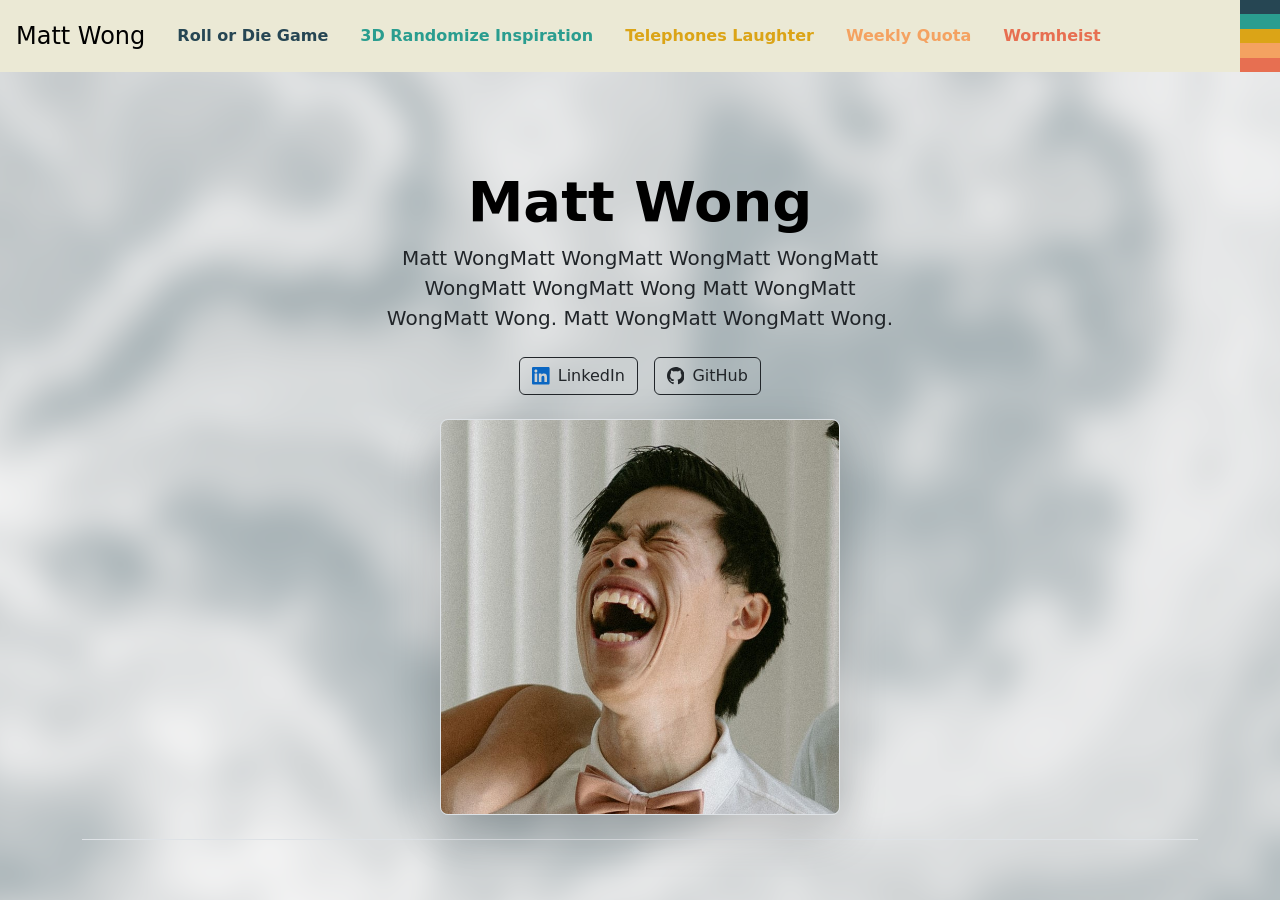
<file: index.html>
<!DOCTYPE html>
<html lang="en">
<head>
  <meta charset="UTF-8">
  <meta name="viewport" content="width=device-width, initial-scale=1.0">
  <title>My Starter Page</title>
  <!-- Link to your CSS (optional) -->
  <link rel="stylesheet" href="styles.css">
  <script src="
  https://cdn.jsdelivr.net/npm/bootstrap@5.3.3/dist/js/bootstrap.min.js
  "></script>
  <link href="
  https://cdn.jsdelivr.net/npm/bootstrap@5.3.3/dist/css/bootstrap.min.css
  " rel="stylesheet">  
  <!-- Favicon (optional) -->
  <link rel="icon" type="image/png" href="favicon.png">
</head>
<body class="page-home">
  <div class="home-bg" aria-hidden="true">
    <div class="home-bg__media"></div>
  </div>

  <div class="container page-home__content">
    <header class="site-header d-flex flex-wrap align-items-center justify-content-between mb-4 px-0">
      <a class="d-flex align-items-center link-body-emphasis text-decoration-none ps-3 py-3">
        <span class="fs-4">Matt Wong</span>
      </a>
    
      <ul class="nav nav-pills mx-3 py-3">
        <li class="nav-item"><a href="roll-or-die-game.html" class="nav-link">Roll or Die Game</a></li>
        <li class="nav-item"><a href="generative-art-prompt.html" class="nav-link">3D Randomize Inspiration</a></li>
        <li class="nav-item"><a href="telephones-laughter.html" class="nav-link">Telephones Laughter</a></li>
        <li class="nav-item"><a href="weekly-quota.html" class="nav-link">Weekly Quota</a></li>
        <li class="nav-item"><a href="wormheist.html" class="nav-link">Wormheist</a></li>
      </ul>
    
      <!-- Horizontal Rows Container Flush Right -->
      <div class="nav-bars ms-auto align-self-stretch" aria-hidden="true">
        <div class="nav-bars__track">
          <div class="nav-bars__bar" style="background-color: var(--nav-tab-color-1);"></div>
          <div class="nav-bars__bar" style="background-color: var(--nav-tab-color-2);"></div>
          <div class="nav-bars__bar" style="background-color: var(--nav-tab-color-3);"></div>
          <div class="nav-bars__bar" style="background-color: var(--nav-tab-color-4);"></div>
          <div class="nav-bars__bar" style="background-color: var(--nav-tab-color-5);"></div>
        </div>
      </div>
    </header>

    <div class="px-4 pt-5 my-5 text-center border-bottom">
      <h1 class="display-4 fw-bold text-body-emphasis">Matt Wong</h1>
      <div class="col-lg-6 mx-auto">
        <p class="lead mb-4">Matt WongMatt WongMatt WongMatt WongMatt WongMatt WongMatt Wong Matt WongMatt WongMatt Wong. Matt WongMatt WongMatt Wong.</p>
        <div class="d-flex justify-content-center gap-3 mb-4">
          <a href="https://www.linkedin.com/in/matt-wong/" class="btn btn-outline-dark d-inline-flex align-items-center gap-2" target="_blank" rel="noopener noreferrer"><svg class="brand-icon" viewBox="0 0 24 24" aria-hidden="true"><path fill="#0A66C2" d="M20.447 20.452h-3.554v-5.569c0-1.328-.027-3.037-1.852-3.037-1.853 0-2.136 1.445-2.136 2.939v5.667H9.351V9h3.414v1.561h.046c.477-.73 1.637-1.601 3.37-1.601 3.601 0 4.267 2.37 4.267 4.892v6.29zM5.337 7.433c-1.144 0-2.063-.926-2.063-2.065 0-1.138.92-2.063 2.063-2.063 1.14 0 2.064.925 2.064 2.063 0 1.139-.925 2.065-2.064 2.065zm1.782 13.019H3.555V9h3.564v11.452zM22.225 0H1.771C.792 0 0 .774 0 1.729v20.542C0 23.227.792 24 1.771 24h20.451C23.2 24 24 23.227 24 22.271V1.729C24 .774 23.2 0 22.222 0h.003z"/></svg>LinkedIn</a>
          <a href="https://github.com/matt-wong" class="btn btn-outline-dark d-inline-flex align-items-center gap-2" target="_blank" rel="noopener noreferrer"><svg class="brand-icon" viewBox="0 0 16 16" aria-hidden="true"><path fill="currentColor" d="M8 0C3.58 0 0 3.58 0 8c0 3.54 2.29 6.53 5.47 7.59.4.07.55-.17.55-.38 0-.19-.01-.82-.01-1.49-2.01.37-2.53-.49-2.69-.94-.09-.23-.48-.94-.82-1.13-.28-.15-.68-.52-.01-.53.63-.01 1.08.58 1.23.82.72 1.21 1.87.87 2.33.66.07-.52.28-.87.51-1.07-1.78-.2-3.64-.89-3.64-3.95 0-.87.31-1.59.82-2.15-.08-.2-.36-1.02.08-2.12 0 0 .67-.21 2.2.82.64-.18 1.32-.27 2-.27.68 0 1.36.09 2 .27 1.53-1.04 2.2-.82 2.2-.82.44 1.1.16 1.92.08 2.12.51.56.82 1.27.82 2.15 0 3.07-1.87 3.75-3.65 3.95.29.25.54.73.54 1.48 0 1.07-.01 1.93-.01 2.2 0 .21.15.46.55.38A8.013 8.013 0 0016 8c0-4.42-3.58-8-8-8z"/></svg>GitHub</a>
        </div>
      </div>
      <div class="container px-5">
        <img src="assets/MattLaughing.jpg" class="img-fluid border rounded-3 shadow-lg mb-4" alt="Example image" width="400" height="400" loading="lazy">
      </div>
    </div>
  </div>

  <script src="nav-bars.js"></script>
</body>
</html>
</file>
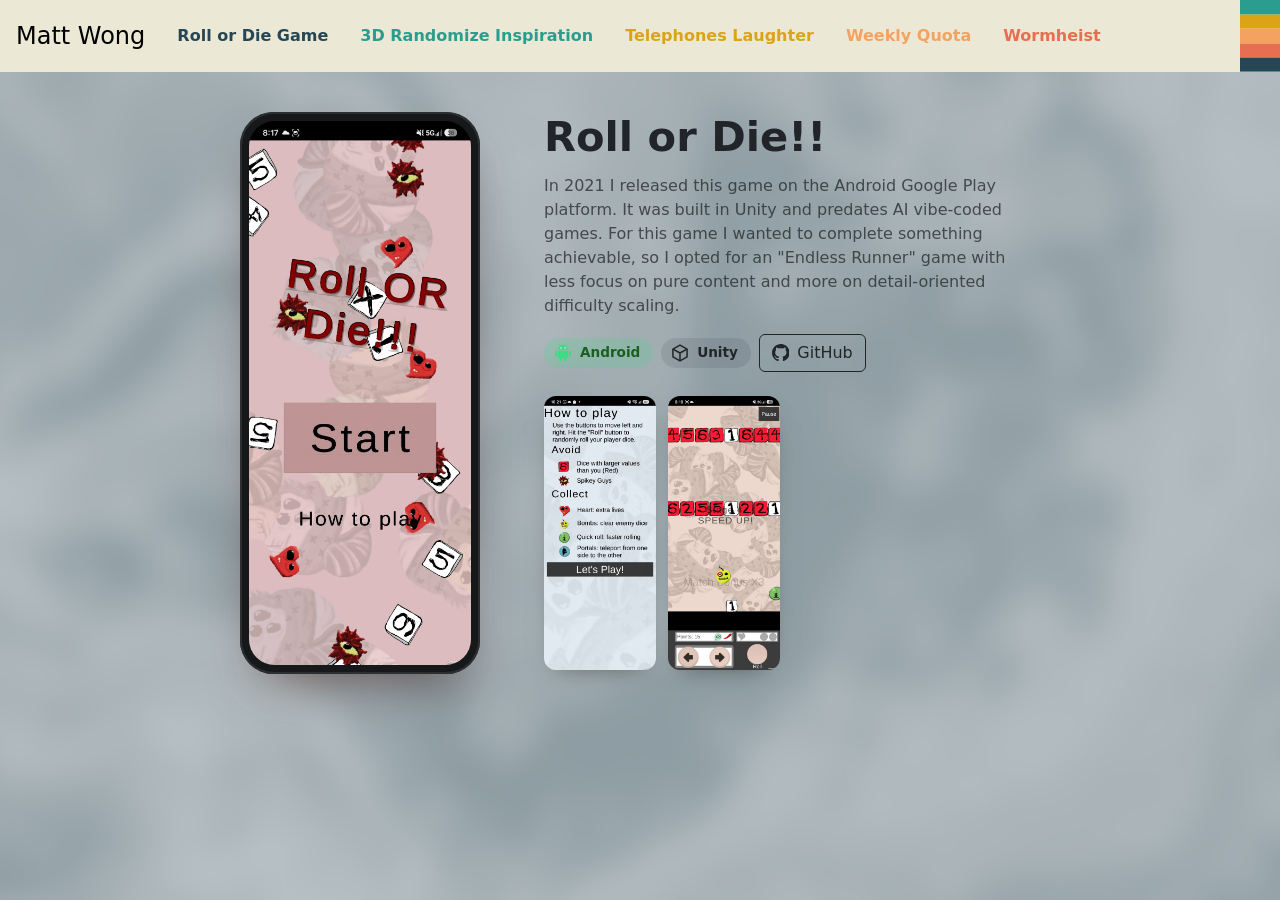
<file: roll-or-die-game.html>
<!DOCTYPE html>
<html lang="en">
<head>
  <meta charset="UTF-8">
  <meta name="viewport" content="width=device-width, initial-scale=1.0">
  <title>Roll or Die Game - Matt Wong</title>
  <link rel="stylesheet" href="styles.css">
  <script src="https://cdn.jsdelivr.net/npm/bootstrap@5.3.3/dist/js/bootstrap.min.js"></script>
  <link href="https://cdn.jsdelivr.net/npm/bootstrap@5.3.3/dist/css/bootstrap.min.css" rel="stylesheet">
  <link rel="icon" type="image/png" href="favicon.png">
</head>
<body class="page-home page-tint" style="--page-color: var(--nav-tab-color-1);">
  <div class="home-bg" aria-hidden="true">
    <div class="home-bg__media"></div>
  </div>

  <div class="container page-home__content">
    <header class="site-header d-flex flex-wrap align-items-center justify-content-between mb-4 px-0">
      <a href="index.html" class="d-flex align-items-center link-body-emphasis text-decoration-none ps-3 py-3">
        <span class="fs-4">Matt Wong</span>
      </a>
    
      <ul class="nav nav-pills mx-3 py-3">
        <li class="nav-item"><a href="roll-or-die-game.html" class="nav-link">Roll or Die Game</a></li>
        <li class="nav-item"><a href="generative-art-prompt.html" class="nav-link">3D Randomize Inspiration</a></li>
        <li class="nav-item"><a href="telephones-laughter.html" class="nav-link">Telephones Laughter</a></li>
        <li class="nav-item"><a href="weekly-quota.html" class="nav-link">Weekly Quota</a></li>
        <li class="nav-item"><a href="wormheist.html" class="nav-link">Wormheist</a></li>
      </ul>
    
      <!-- Horizontal Rows Container Flush Right -->
      <div class="nav-bars ms-auto align-self-stretch" aria-hidden="true">
        <div class="nav-bars__track">
          <div class="nav-bars__bar" style="background-color: var(--nav-tab-color-1);"></div>
          <div class="nav-bars__bar" style="background-color: var(--nav-tab-color-2);"></div>
          <div class="nav-bars__bar" style="background-color: var(--nav-tab-color-3);"></div>
          <div class="nav-bars__bar" style="background-color: var(--nav-tab-color-4);"></div>
          <div class="nav-bars__bar" style="background-color: var(--nav-tab-color-5);"></div>
        </div>
      </div>
    </header>

    <section class="project-hero">
      <div class="phone-frame">
        <img src="assets/RollOrDie1.jpeg" alt="Roll or Die title screen">
      </div>

      <div class="project-hero__copy">
        <h1 class="project-hero__title">Roll or Die!!</h1>
        <p class="project-hero__text">In 2021 I released this game on the Android Google Play platform. It was built in Unity and predates AI vibe-coded games. For this game I wanted to complete something achievable, so I opted for an "Endless Runner" game with less focus on pure content and more on detail-oriented difficulty scaling.</p>
        <div class="project-hero__links">
          <span class="platform-badge"><svg class="brand-icon" viewBox="0 0 24 24" aria-hidden="true"><path fill="currentColor" d="M6 8.2a6 6 0 0 1 12 0zM6 9.2h12v7.6a1.4 1.4 0 0 1-1.4 1.4H16v2.6a1.25 1.25 0 0 1-2.5 0v-2.6h-3v2.6a1.25 1.25 0 0 1-2.5 0v-2.6h-.6A1.4 1.4 0 0 1 6 16.8z"/><path d="M8.6 3.6 7.3 1.4M15.4 3.6l1.3-2.2" stroke="currentColor" stroke-width="1" stroke-linecap="round"/><rect fill="currentColor" x="2.6" y="9.2" width="2.5" height="7" rx="1.25"/><rect fill="currentColor" x="18.9" y="9.2" width="2.5" height="7" rx="1.25"/><circle cx="9.5" cy="5.9" r=".8" fill="#fff"/><circle cx="14.5" cy="5.9" r=".8" fill="#fff"/></svg>Android</span>
          <span class="platform-badge platform-badge--unity"><svg class="brand-icon" viewBox="0 0 24 24" aria-hidden="true"><g fill="none" stroke="currentColor" stroke-width="1.8" stroke-linejoin="round"><path d="M12 2.5 20.5 7.4v9.2L12 21.5l-8.5-4.9V7.4z"/><path d="M12 12 3.5 7.4M12 12l8.5-4.6M12 12v9.5"/></g></svg>Unity</span>
          <a href="https://github.com/matt-wong/RollOrDie_Android" class="btn btn-outline-dark d-inline-flex align-items-center gap-2" target="_blank" rel="noopener noreferrer"><svg class="brand-icon" viewBox="0 0 16 16" aria-hidden="true"><path fill="currentColor" d="M8 0C3.58 0 0 3.58 0 8c0 3.54 2.29 6.53 5.47 7.59.4.07.55-.17.55-.38 0-.19-.01-.82-.01-1.49-2.01.37-2.53-.49-2.69-.94-.09-.23-.48-.94-.82-1.13-.28-.15-.68-.52-.01-.53.63-.01 1.08.58 1.23.82.72 1.21 1.87.87 2.33.66.07-.52.28-.87.51-1.07-1.78-.2-3.64-.89-3.64-3.95 0-.87.31-1.59.82-2.15-.08-.2-.36-1.02.08-2.12 0 0 .67-.21 2.2.82.64-.18 1.32-.27 2-.27.68 0 1.36.09 2 .27 1.53-1.04 2.2-.82 2.2-.82.44 1.1.16 1.92.08 2.12.51.56.82 1.27.82 2.15 0 3.07-1.87 3.75-3.65 3.95.29.25.54.73.54 1.48 0 1.07-.01 1.93-.01 2.2 0 .21.15.46.55.38A8.013 8.013 0 0016 8c0-4.42-3.58-8-8-8z"/></svg>GitHub</a>
        </div>
        <div class="project-hero__thumbs">
          <img src="assets/RollOrDie4.jpeg" alt="How to play screen">
          <img src="assets/RollODie2.jpeg" alt="Gameplay: stage 4 speed up">
        </div>
      </div>
    </section>

  </div>
  <script src="nav-bars.js"></script>
</body>
</html>
</file>
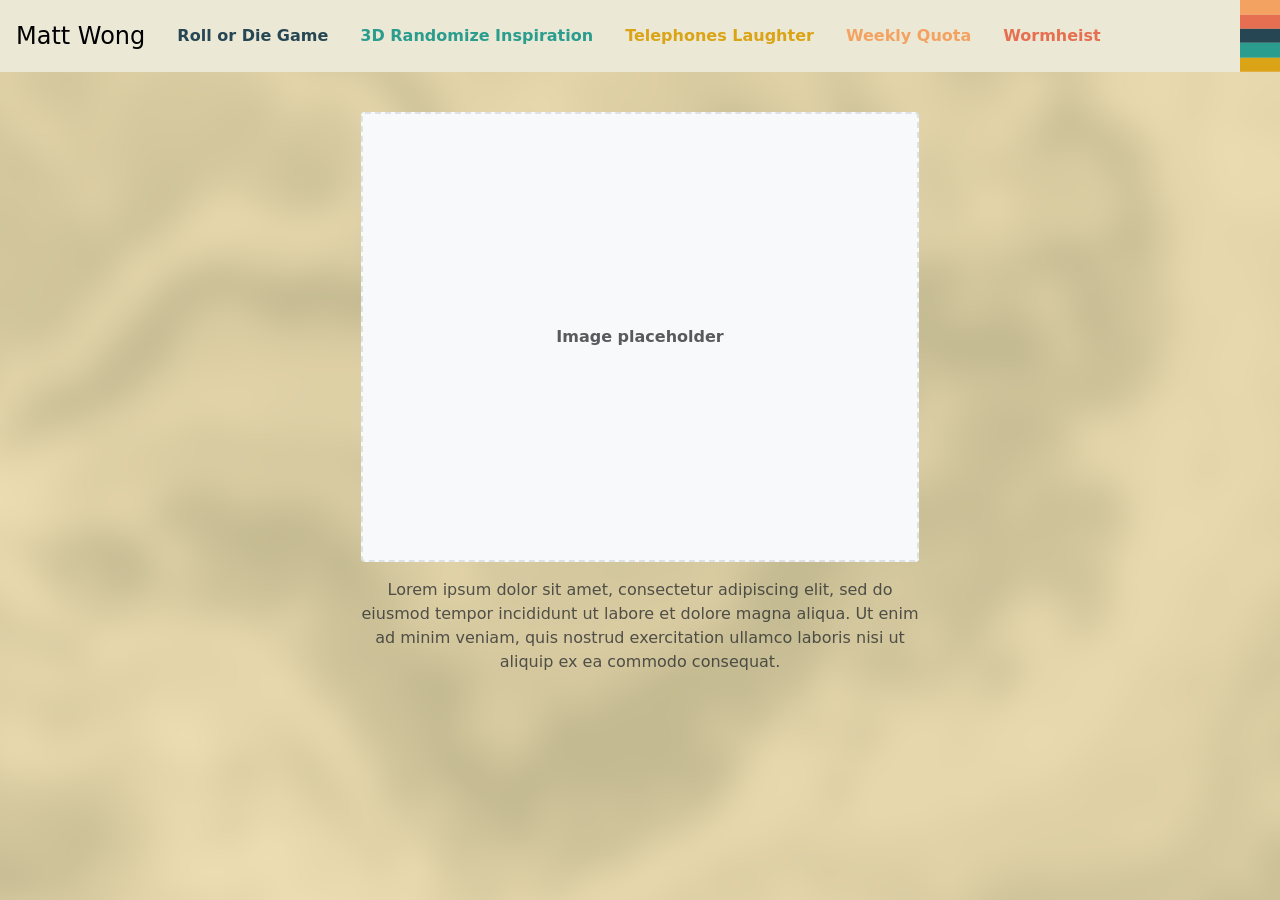
<file: telephones-laughter.html>
<!DOCTYPE html>
<html lang="en">
<head>
  <meta charset="UTF-8">
  <meta name="viewport" content="width=device-width, initial-scale=1.0">
  <title>Telephones Laughter - Matt Wong</title>
  <link rel="stylesheet" href="styles.css">
  <script src="https://cdn.jsdelivr.net/npm/bootstrap@5.3.3/dist/js/bootstrap.min.js"></script>
  <link href="https://cdn.jsdelivr.net/npm/bootstrap@5.3.3/dist/css/bootstrap.min.css" rel="stylesheet">
  <link rel="icon" type="image/png" href="favicon.png">
</head>
<body class="page-home page-tint" style="--page-color: var(--nav-tab-color-3);">
  <div class="home-bg" aria-hidden="true">
    <div class="home-bg__media"></div>
  </div>

  <div class="container page-home__content">
    <header class="site-header d-flex flex-wrap align-items-center justify-content-between mb-4 px-0">
      <a href="index.html" class="d-flex align-items-center link-body-emphasis text-decoration-none ps-3 py-3">
        <span class="fs-4">Matt Wong</span>
      </a>
    
      <ul class="nav nav-pills mx-3 py-3">
        <li class="nav-item"><a href="roll-or-die-game.html" class="nav-link">Roll or Die Game</a></li>
        <li class="nav-item"><a href="generative-art-prompt.html" class="nav-link">3D Randomize Inspiration</a></li>
        <li class="nav-item"><a href="telephones-laughter.html" class="nav-link">Telephones Laughter</a></li>
        <li class="nav-item"><a href="weekly-quota.html" class="nav-link">Weekly Quota</a></li>
        <li class="nav-item"><a href="wormheist.html" class="nav-link">Wormheist</a></li>
      </ul>
    
      <!-- Horizontal Rows Container Flush Right -->
      <div class="nav-bars ms-auto align-self-stretch" aria-hidden="true">
        <div class="nav-bars__track">
          <div class="nav-bars__bar" style="background-color: var(--nav-tab-color-1);"></div>
          <div class="nav-bars__bar" style="background-color: var(--nav-tab-color-2);"></div>
          <div class="nav-bars__bar" style="background-color: var(--nav-tab-color-3);"></div>
          <div class="nav-bars__bar" style="background-color: var(--nav-tab-color-4);"></div>
          <div class="nav-bars__bar" style="background-color: var(--nav-tab-color-5);"></div>
        </div>
      </div>
    </header>

    <section class="project-showcase">
      <div class="project-placeholder" role="img" aria-label="Project image placeholder">Image placeholder</div>
      <p class="project-caption">Lorem ipsum dolor sit amet, consectetur adipiscing elit, sed do eiusmod tempor incididunt ut labore et dolore magna aliqua. Ut enim ad minim veniam, quis nostrud exercitation ullamco laboris nisi ut aliquip ex ea commodo consequat.</p>
    </section>


  </div>
  <script src="nav-bars.js"></script>
</body>
</html>
</file>
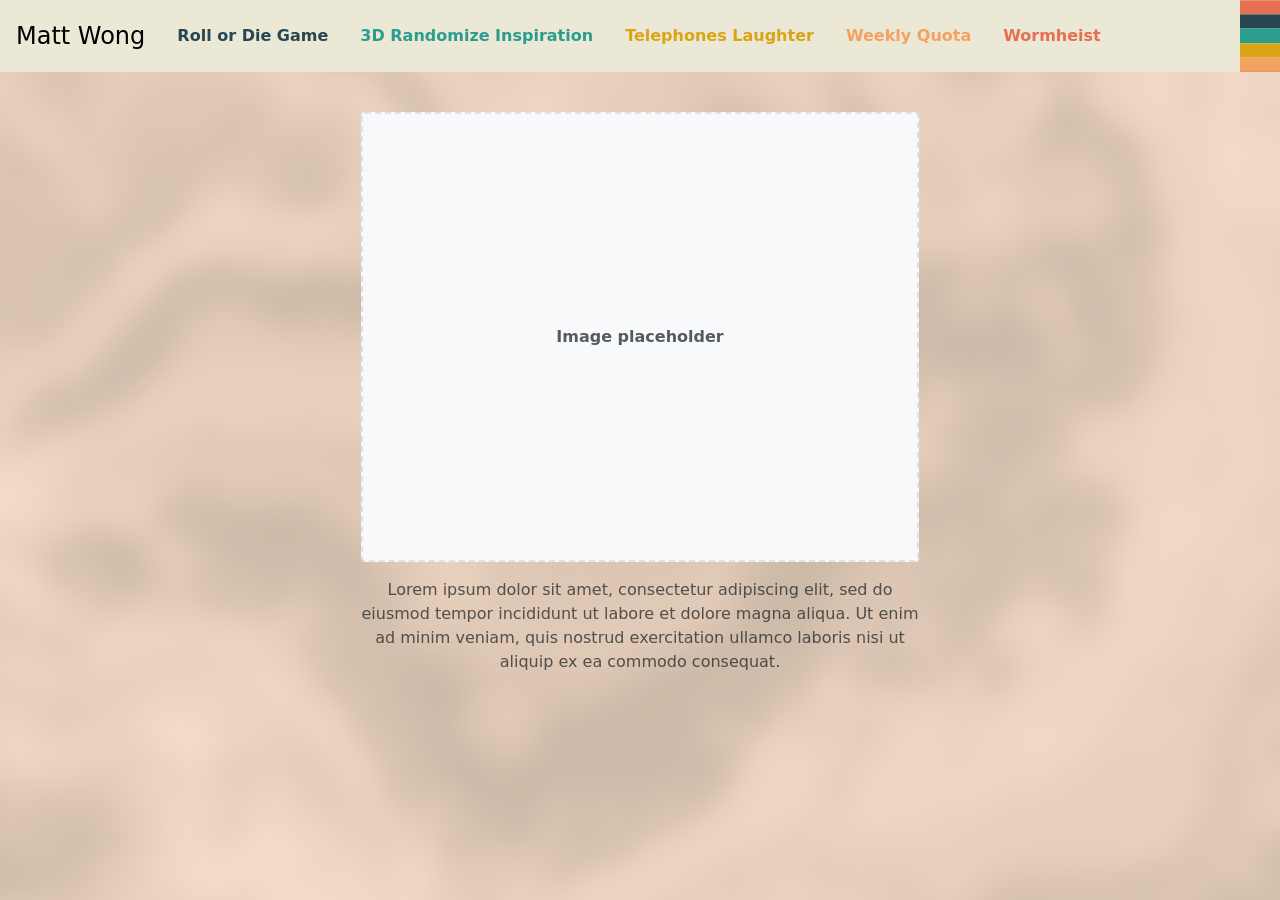
<file: weekly-quota.html>
<!DOCTYPE html>
<html lang="en">
<head>
  <meta charset="UTF-8">
  <meta name="viewport" content="width=device-width, initial-scale=1.0">
  <title>Weekly Quota - Matt Wong</title>
  <link rel="stylesheet" href="styles.css">
  <script src="https://cdn.jsdelivr.net/npm/bootstrap@5.3.3/dist/js/bootstrap.min.js"></script>
  <link href="https://cdn.jsdelivr.net/npm/bootstrap@5.3.3/dist/css/bootstrap.min.css" rel="stylesheet">
  <link rel="icon" type="image/png" href="favicon.png">
</head>
<body class="page-home page-tint" style="--page-color: var(--nav-tab-color-4);">
  <div class="home-bg" aria-hidden="true">
    <div class="home-bg__media"></div>
  </div>

  <div class="container page-home__content">
    <header class="site-header d-flex flex-wrap align-items-center justify-content-between mb-4 px-0">
      <a href="index.html" class="d-flex align-items-center link-body-emphasis text-decoration-none ps-3 py-3">
        <span class="fs-4">Matt Wong</span>
      </a>
    
      <ul class="nav nav-pills mx-3 py-3">
        <li class="nav-item"><a href="roll-or-die-game.html" class="nav-link">Roll or Die Game</a></li>
        <li class="nav-item"><a href="generative-art-prompt.html" class="nav-link">3D Randomize Inspiration</a></li>
        <li class="nav-item"><a href="telephones-laughter.html" class="nav-link">Telephones Laughter</a></li>
        <li class="nav-item"><a href="weekly-quota.html" class="nav-link">Weekly Quota</a></li>
        <li class="nav-item"><a href="wormheist.html" class="nav-link">Wormheist</a></li>
      </ul>
    
      <!-- Horizontal Rows Container Flush Right -->
      <div class="nav-bars ms-auto align-self-stretch" aria-hidden="true">
        <div class="nav-bars__track">
          <div class="nav-bars__bar" style="background-color: var(--nav-tab-color-1);"></div>
          <div class="nav-bars__bar" style="background-color: var(--nav-tab-color-2);"></div>
          <div class="nav-bars__bar" style="background-color: var(--nav-tab-color-3);"></div>
          <div class="nav-bars__bar" style="background-color: var(--nav-tab-color-4);"></div>
          <div class="nav-bars__bar" style="background-color: var(--nav-tab-color-5);"></div>
        </div>
      </div>
    </header>

    <section class="project-showcase">
      <div class="project-placeholder" role="img" aria-label="Project image placeholder">Image placeholder</div>
      <p class="project-caption">Lorem ipsum dolor sit amet, consectetur adipiscing elit, sed do eiusmod tempor incididunt ut labore et dolore magna aliqua. Ut enim ad minim veniam, quis nostrud exercitation ullamco laboris nisi ut aliquip ex ea commodo consequat.</p>
    </section>


  </div>
  <script src="nav-bars.js"></script>
</body>
</html>
</file>
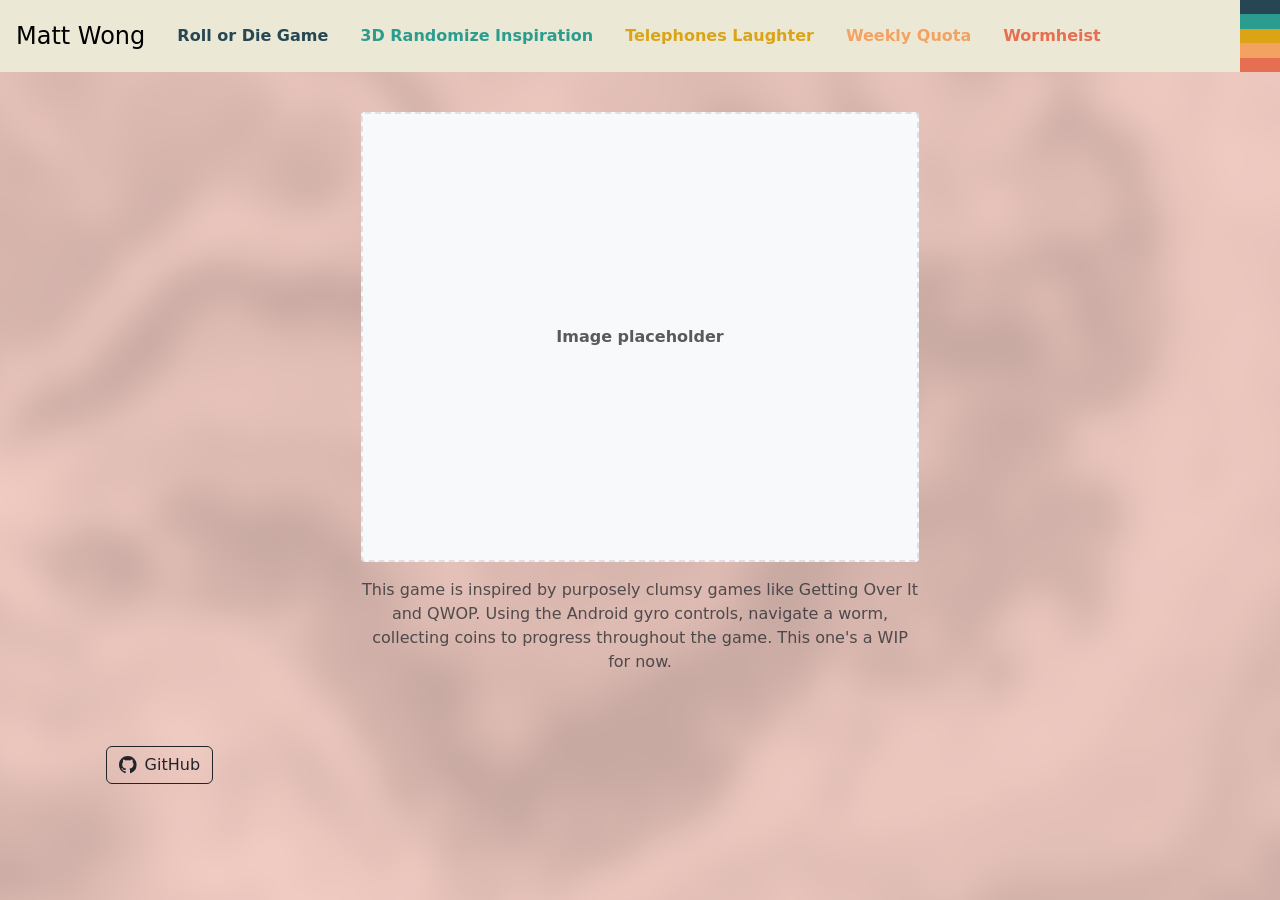
<file: wormheist.html>
<!DOCTYPE html>
<html lang="en">
<head>
  <meta charset="UTF-8">
  <meta name="viewport" content="width=device-width, initial-scale=1.0">
  <title>Wormheist - Matt Wong</title>
  <link rel="stylesheet" href="styles.css">
  <script src="https://cdn.jsdelivr.net/npm/bootstrap@5.3.3/dist/js/bootstrap.min.js"></script>
  <link href="https://cdn.jsdelivr.net/npm/bootstrap@5.3.3/dist/css/bootstrap.min.css" rel="stylesheet">
  <link rel="icon" type="image/png" href="favicon.png">
</head>
<body class="page-home page-tint" style="--page-color: var(--nav-tab-color-5);">
  <div class="home-bg" aria-hidden="true">
    <div class="home-bg__media"></div>
  </div>

  <div class="container page-home__content">
    <header class="site-header d-flex flex-wrap align-items-center justify-content-between mb-4 px-0">
      <a href="index.html" class="d-flex align-items-center link-body-emphasis text-decoration-none ps-3 py-3">
        <span class="fs-4">Matt Wong</span>
      </a>
    
      <ul class="nav nav-pills mx-3 py-3">
        <li class="nav-item"><a href="roll-or-die-game.html" class="nav-link">Roll or Die Game</a></li>
        <li class="nav-item"><a href="generative-art-prompt.html" class="nav-link">3D Randomize Inspiration</a></li>
        <li class="nav-item"><a href="telephones-laughter.html" class="nav-link">Telephones Laughter</a></li>
        <li class="nav-item"><a href="weekly-quota.html" class="nav-link">Weekly Quota</a></li>
        <li class="nav-item"><a href="wormheist.html" class="nav-link">Wormheist</a></li>
      </ul>
    
      <!-- Horizontal Rows Container Flush Right -->
      <div class="nav-bars ms-auto align-self-stretch" aria-hidden="true">
        <div class="nav-bars__track">
          <div class="nav-bars__bar" style="background-color: var(--nav-tab-color-1);"></div>
          <div class="nav-bars__bar" style="background-color: var(--nav-tab-color-2);"></div>
          <div class="nav-bars__bar" style="background-color: var(--nav-tab-color-3);"></div>
          <div class="nav-bars__bar" style="background-color: var(--nav-tab-color-4);"></div>
          <div class="nav-bars__bar" style="background-color: var(--nav-tab-color-5);"></div>
        </div>
      </div>
    </header>

    <section class="project-showcase">
      <div class="project-placeholder" role="img" aria-label="Project image placeholder">Image placeholder</div>
      <p class="project-caption">This game is inspired by purposely clumsy games like Getting Over It and QWOP. Using the Android gyro controls, navigate a worm, collecting coins to progress throughout the game. This one's a WIP for now.</p>
    </section>


    <div class="px-4 my-4">
      <a href="https://github.com/matt-wong/WormHeist" class="btn btn-outline-dark d-inline-flex align-items-center gap-2" target="_blank" rel="noopener noreferrer"><svg class="brand-icon" viewBox="0 0 16 16" aria-hidden="true"><path fill="currentColor" d="M8 0C3.58 0 0 3.58 0 8c0 3.54 2.29 6.53 5.47 7.59.4.07.55-.17.55-.38 0-.19-.01-.82-.01-1.49-2.01.37-2.53-.49-2.69-.94-.09-.23-.48-.94-.82-1.13-.28-.15-.68-.52-.01-.53.63-.01 1.08.58 1.23.82.72 1.21 1.87.87 2.33.66.07-.52.28-.87.51-1.07-1.78-.2-3.64-.89-3.64-3.95 0-.87.31-1.59.82-2.15-.08-.2-.36-1.02.08-2.12 0 0 .67-.21 2.2.82.64-.18 1.32-.27 2-.27.68 0 1.36.09 2 .27 1.53-1.04 2.2-.82 2.2-.82.44 1.1.16 1.92.08 2.12.51.56.82 1.27.82 2.15 0 3.07-1.87 3.75-3.65 3.95.29.25.54.73.54 1.48 0 1.07-.01 1.93-.01 2.2 0 .21.15.46.55.38A8.013 8.013 0 0016 8c0-4.42-3.58-8-8-8z"/></svg>GitHub</a>
    </div>

  </div>
  <script src="nav-bars.js"></script>
</body>
</html>
</file>
<file: styles.css>
/* Home: blurred, zoomed background with slow diagonal pan */
.page-home {
  min-height: 100vh;
}

.home-bg {
  position: fixed;
  inset: 0;
  z-index: 0;
  overflow: hidden;
  pointer-events: none;
}

.home-bg__media {
  position: absolute;
  inset: -12%;
  background-image: url("assets/mike-hindle-C6AUqGSAsmg-unsplash.jpg");
  background-size: cover;
  background-position: center;
  filter: blur(14px);
  transform: scale(1.18);
  animation: home-bg-drift 60s ease-in-out infinite alternate;
  will-change: transform;
}

.home-bg::after {
  content: "";
  position: absolute;
  inset: 0;
  background: rgba(255, 255, 255, 0.62);
}

/* Project pages: tint the moving background with the page's nav colour */
.page-tint .home-bg::after {
  background: color-mix(in srgb, var(--page-color) 30%, rgba(255, 255, 255, 0.7));
}

.page-home__content {
  position: relative;
  z-index: 1;
}

@keyframes home-bg-drift {
  from {
    transform: scale(1.15) translate(0%, 0%);
  }

  to {
    transform: scale(4) translate(-5%, -4%);
  }
}

/* Site header + nav tab colors */
.site-header {
  background: #ebe9d5;
  position: relative;
  z-index: 2;
}

.container > .site-header {
  width: 100vw;
  max-width: 100vw;
  margin-left: calc(50% - 50vw);
  margin-right: calc(50% - 50vw);
  padding-left: calc(50vw - 50% + var(--bs-gutter-x, 1.5rem) * 0.5);
  padding-right: calc(50vw - 50% + var(--bs-gutter-x, 1.5rem) * 0.5);
}

:root {
  --nav-tab-color-1: #264653;
  --nav-tab-color-2: #2a9d8f;
  --nav-tab-color-3: #dba417;
  --nav-tab-color-4: #f4a261;
  --nav-tab-color-5: #e76f51;
}

.site-header .nav-pills .nav-item:nth-child(1) .nav-link {
  --nav-tab-color: #264653;
}

.site-header .nav-pills .nav-item:nth-child(2) .nav-link {
  --nav-tab-color: #2a9d8f;
}

.site-header .nav-pills .nav-item:nth-child(3) .nav-link {
  --nav-tab-color: #dba417;
}

.site-header .nav-pills .nav-item:nth-child(4) .nav-link {
  --nav-tab-color: #f4a261;
}

.site-header .nav-pills .nav-item:nth-child(5) .nav-link {
  --nav-tab-color: #e76f51;
}

.site-header .nav-pills .nav-link {
  color: var(--nav-tab-color);
  font-weight: 600;
}

.site-header .nav-pills .nav-link:hover,
.site-header .nav-pills .nav-link:focus {
  color: var(--nav-tab-color);
  background-color: color-mix(in srgb, var(--nav-tab-color) 16%, transparent);
}

.site-header .nav-pills .nav-link.active {
  color: var(--nav-tab-color);
  background-color: color-mix(in srgb, var(--nav-tab-color) 22%, transparent);
}

/* Sub-page prose content */
.page-content {
  max-width: 42rem;
  margin: 0 auto;
  padding: 2rem 1rem 4rem;
}

.page-content .page-title {
  font-size: 1.75rem;
  font-weight: 700;
  letter-spacing: -0.02em;
  margin-bottom: 0.5rem;
}

.page-content .page-subtitle {
  color: var(--bs-secondary-color);
  font-size: 1.05rem;
  margin-bottom: 2.5rem;
  padding-bottom: 1.5rem;
  border-bottom: 1px solid var(--bs-border-color);
}

.page-content .prose {
  color: var(--bs-body-color);
  font-size: 1.0625rem;
  line-height: 1.75;
}

.page-content .prose p {
  margin-bottom: 1.35rem;
  text-align: justify;
  hyphens: auto;
}

.page-content .prose p:first-of-type {
  font-size: 1.125rem;
  line-height: 1.8;
  color: var(--bs-emphasis-color);
}

.page-content .prose p:last-child {
  margin-bottom: 0;
}

.page-content .prose .drop-cap::first-letter {
  float: left;
  font-size: 3.25rem;
  line-height: 1;
  font-weight: 700;
  margin: 0.05em 0.12em 0 0;
  color: var(--bs-primary);
}

.page-content .prose blockquote {
  margin: 2rem 0;
  padding: 1rem 1.25rem;
  border-left: 3px solid var(--bs-primary);
  background: var(--bs-tertiary-bg);
  border-radius: 0 0.375rem 0.375rem 0;
  font-style: italic;
  color: var(--bs-secondary-color);
}

.page-content .prose blockquote p {
  margin-bottom: 0;
  text-align: left;
}

.page-content--wide {
  max-width: 56rem;
}

.page-content .prose .project-grid {
  display: grid;
  grid-template-columns: repeat(auto-fill, minmax(10rem, 1fr));
  gap: 2rem 1.5rem;
  margin: 0;
  perspective: 1200px;
}

.page-content .prose .project-item {
  display: flex;
  flex-direction: column;
  align-items: center;
  gap: 0.75rem;
  text-decoration: none;
  color: inherit;
  perspective: 900px;
}

.page-content .prose .project-art {
  position: relative;
  width: 100%;
  aspect-ratio: 1;
  display: flex;
  align-items: center;
  justify-content: center;
  border-radius: 0.25rem;
  overflow: hidden;
  box-shadow:
    0 0.25rem 0.5rem rgba(0, 0, 0, 0.12),
    0 0.75rem 1.5rem rgba(0, 0, 0, 0.08);
  transform-style: preserve-3d;
  backface-visibility: hidden;
  transition: transform 0.5s cubic-bezier(0.23, 1, 0.32, 1), box-shadow 0.45s ease;
}

@keyframes project-art-float-y {
  0%, 100% {
    transform: rotateY(-15deg) translateY(-3px);
  }

  50% {
    transform: rotateY(15deg) translateY(-7px);
  }
}

.page-content .prose .project-item:hover .project-art {
  animation: project-art-float-y 2.4s ease-in-out infinite;
  box-shadow:
    0 0.5rem 1rem rgba(0, 0, 0, 0.16),
    0 1.25rem 2.5rem rgba(0, 0, 0, 0.14);
}

.page-content .prose .project-art__icon {
  font-size: 2.75rem;
  line-height: 1;
  z-index: 1;
  transition: transform 0.45s cubic-bezier(0.23, 1, 0.32, 1);
}

.page-content .prose .project-item:hover .project-art__icon {
  transform: scale(1.08);
}

.page-content .prose .project-art__shine {
  position: absolute;
  inset: 0;
  background: linear-gradient(
    115deg,
    transparent 35%,
    rgba(255, 255, 255, 0.55) 50%,
    transparent 65%
  );
  transform: translateX(-120%) skewX(-12deg);
  transition: transform 0.65s cubic-bezier(0.23, 1, 0.32, 1);
  pointer-events: none;
}

.page-content .prose .project-item:hover .project-art__shine {
  transform: translateX(120%) skewX(-12deg);
}

.page-content .prose .project-art--phones {
  background: linear-gradient(135deg, #667eea 0%, #764ba2 100%);
}

.page-content .prose .project-art--painting {
  background: linear-gradient(135deg, #f093fb 0%, #f5576c 100%);
}

.page-content .prose .project-art--music {
  background: linear-gradient(135deg, #4facfe 0%, #00f2fe 100%);
}

.page-content .prose .project-art--eink {
  background: linear-gradient(135deg, #43e97b 0%, #38f9d7 100%);
}

.page-content .prose .project-art--garage {
  background: linear-gradient(135deg, #fa709a 0%, #fee140 100%);
}

.page-content .prose .project-title {
  margin: 0;
  padding: 0;
  font-size: 0.875rem;
  font-weight: 600;
  line-height: 1.35;
  text-align: center;
  hyphens: none;
  max-width: 100%;
}

/* Generative art page: canvas layout */
.art-page-section {
  padding: 1rem 0 2rem;
}

.art-page-section .canvas-wrapper {
  display: flex;
  justify-content: center;
  margin-bottom: 3rem;
}

.art-page-section .canvas-host {
  display: flex;
  justify-content: center;
  width: 100%;
}

/* Stage is sized to the 2:1 canvas: as wide as fits, but short enough to fit the
   viewport below the header with some padding (--art-chrome). Sizing it up front
   also keeps the loading overlay visible before p5 creates the canvas. */
.art-page-section .canvas-stage {
  --art-chrome: 9rem;
  position: relative;
  display: block;
  width: min(1200px, 100%, (100vh - var(--art-chrome)) * 2);
  width: min(1200px, 100%, (100dvh - var(--art-chrome)) * 2);
  aspect-ratio: 2 / 1;
  line-height: 0;
}

/* Hide p5's default preload text; .canvas-loading replaces it */
#p5_loading {
  display: none;
}

.art-page-section .canvas-stage canvas {
  display: block;
  /* Override p5's inline 1200x600 size; p5 scales mouse input to match */
  width: 100% !important;
  height: 100% !important;
}

.canvas-loading {
  position: absolute;
  inset: 0;
  display: flex;
  align-items: center;
  justify-content: center;
  background: rgba(248, 249, 250, 0.96);
  backdrop-filter: blur(4px);
  z-index: 10;
  line-height: normal;
  pointer-events: none;
  transition: opacity 0.35s ease, visibility 0.35s ease;
}

.canvas-loading.is-hidden {
  display: none !important;
}

.canvas-loading__label {
  font-size: 1.125rem;
  font-weight: 600;
  letter-spacing: 0.02em;
  color: var(--bs-emphasis-color);
}

.canvas-loading__dots span {
  animation: canvas-loading-dot 1.4s infinite;
  opacity: 0.2;
}

.canvas-loading__dots span:nth-child(2) {
  animation-delay: 0.2s;
}

.canvas-loading__dots span:nth-child(3) {
  animation-delay: 0.4s;
}

@keyframes canvas-loading-dot {
  0%, 80%, 100% {
    opacity: 0.2;
  }

  40% {
    opacity: 1;
  }
}

.brand-icon {
  width: 1.1em;
  height: 1.1em;
  flex-shrink: 0;
}

/* Project pages: placeholder image + caption */
.project-showcase {
  display: flex;
  flex-direction: column;
  align-items: center;
  padding: 1rem 0 2rem;
}

.project-placeholder {
  width: 50%;
  height: 50vh;
  display: flex;
  align-items: center;
  justify-content: center;
  background: var(--bs-tertiary-bg);
  border: 2px dashed var(--bs-border-color);
  border-radius: 0.25rem;
  color: var(--bs-secondary-color);
  font-weight: 600;
}

.project-caption {
  width: 50%;
  margin-top: 1rem;
  text-align: center;
  color: var(--bs-secondary-color);
}

@media (max-width: 576px) {
  .project-placeholder,
  .project-caption {
    width: 100%;
  }
}

/* Project pages: framed phone screenshot beside copy */
.project-hero {
  display: grid;
  grid-template-columns: minmax(0, 15rem) minmax(0, 1fr);
  gap: clamp(1.5rem, 5vw, 4rem);
  align-items: center;
  max-width: 52rem;
  margin: 0 auto;
  padding: 1rem 1rem 3rem;
}

.project-hero__copy {
  display: grid;
  gap: 1rem;
  min-width: 0;
}

.project-hero__title {
  font-weight: 800;
  font-size: clamp(1.8rem, 4vw, 2.6rem);
  line-height: 1;
  margin: 0;
}

.project-hero__text {
  max-width: 46ch;
  margin: 0;
  color: var(--bs-secondary-color);
}

.project-hero__links {
  display: flex;
  flex-wrap: wrap;
  align-items: center;
  gap: 0.5rem;
}

.project-hero__thumbs {
  display: grid;
  grid-template-columns: repeat(2, minmax(0, 7rem));
  gap: 0.75rem;
  margin-top: 0.5rem;
}

.project-hero__thumbs img {
  width: 100%;
  aspect-ratio: 837 / 2048;
  object-fit: cover;
  border-radius: 0.75rem;
  box-shadow: 0 10px 24px -14px rgba(0, 0, 0, 0.5);
}

.phone-frame {
  position: relative;
  padding: 0.55rem;
  background: #16181a;
  border-radius: 2.1rem;
  box-shadow: 0 24px 50px -20px rgba(60, 20, 10, 0.55), inset 0 0 0 2px #2c2f32;
}

.phone-frame img {
  display: block;
  width: 100%;
  aspect-ratio: 837 / 2048;
  object-fit: cover;
  border-radius: 1.6rem;
}

.platform-badge {
  display: inline-flex;
  align-items: center;
  gap: 0.45rem;
  padding: 0.3rem 0.8rem 0.3rem 0.55rem;
  border-radius: 999px;
  background: rgba(61, 220, 132, 0.18);
  color: #1b5e20;
  font-size: 0.85rem;
  font-weight: 600;
}

.platform-badge .brand-icon {
  width: 1.25rem;
  height: 1.25rem;
  color: #3ddc84;
}

.platform-badge--unity {
  background: rgba(33, 37, 41, 0.1);
  color: #212529;
}

.platform-badge--unity .brand-icon {
  color: #212529;
}

@media (max-width: 720px) {
  .project-hero {
    grid-template-columns: minmax(0, 1fr);
  }

  .project-hero .phone-frame {
    width: 100%;
    max-width: 13rem;
    margin: 0 auto;
  }
}

/* Header colour bars: track of stacked bars translated by nav-bars.js */
.nav-bars {
  position: relative;
  width: 40px;
  overflow: hidden;
}

.nav-bars__track {
  position: absolute;
  inset: 0;
  display: flex;
  flex-direction: column;
}

.nav-bars__track.is-animating {
  transition: transform 0.8s cubic-bezier(0.65, 0, 0.35, 1);
}

.nav-bars__bar {
  flex: 0 0 20%;
}
</file>
